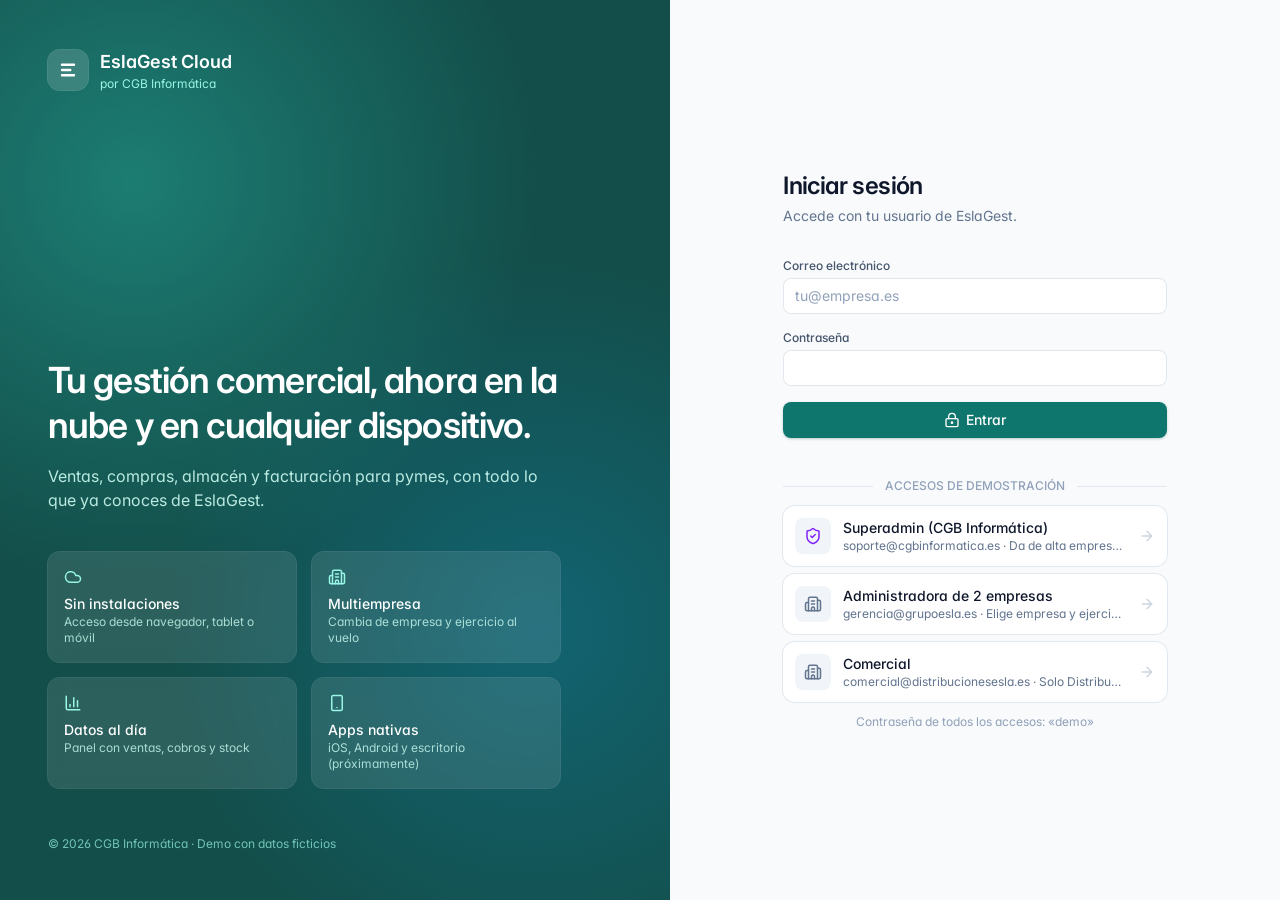
<file: index.html>
<!doctype html>
<html lang="es">
  <head>
    <meta charset="UTF-8" />
    <meta name="viewport" content="width=device-width, initial-scale=1.0" />
    <meta name="theme-color" content="#0f766e" />
    <title>EslaGest Cloud</title>
    <link rel="icon" href="data:image/svg+xml,%3Csvg xmlns='http://www.w3.org/2000/svg' viewBox='0 0 32 32'%3E%3Crect width='32' height='32' rx='8' fill='%230f766e'/%3E%3Cpath d='M9 10h14M9 16h10M9 22h14' stroke='white' stroke-width='3' stroke-linecap='round'/%3E%3C/svg%3E" />
    <link rel="preconnect" href="https://fonts.googleapis.com" />
    <link rel="preconnect" href="https://fonts.gstatic.com" crossorigin />
    <link href="https://fonts.googleapis.com/css2?family=Inter:wght@400;500;600;700&display=swap" rel="stylesheet" />
    <script type="module" crossorigin src="./assets/index-CrfS0akj.js"></script>
    <link rel="stylesheet" crossorigin href="./assets/index-CCZ0dPqi.css">
  </head>
  <body>
    <div id="root"></div>
  </body>
</html>
</file>
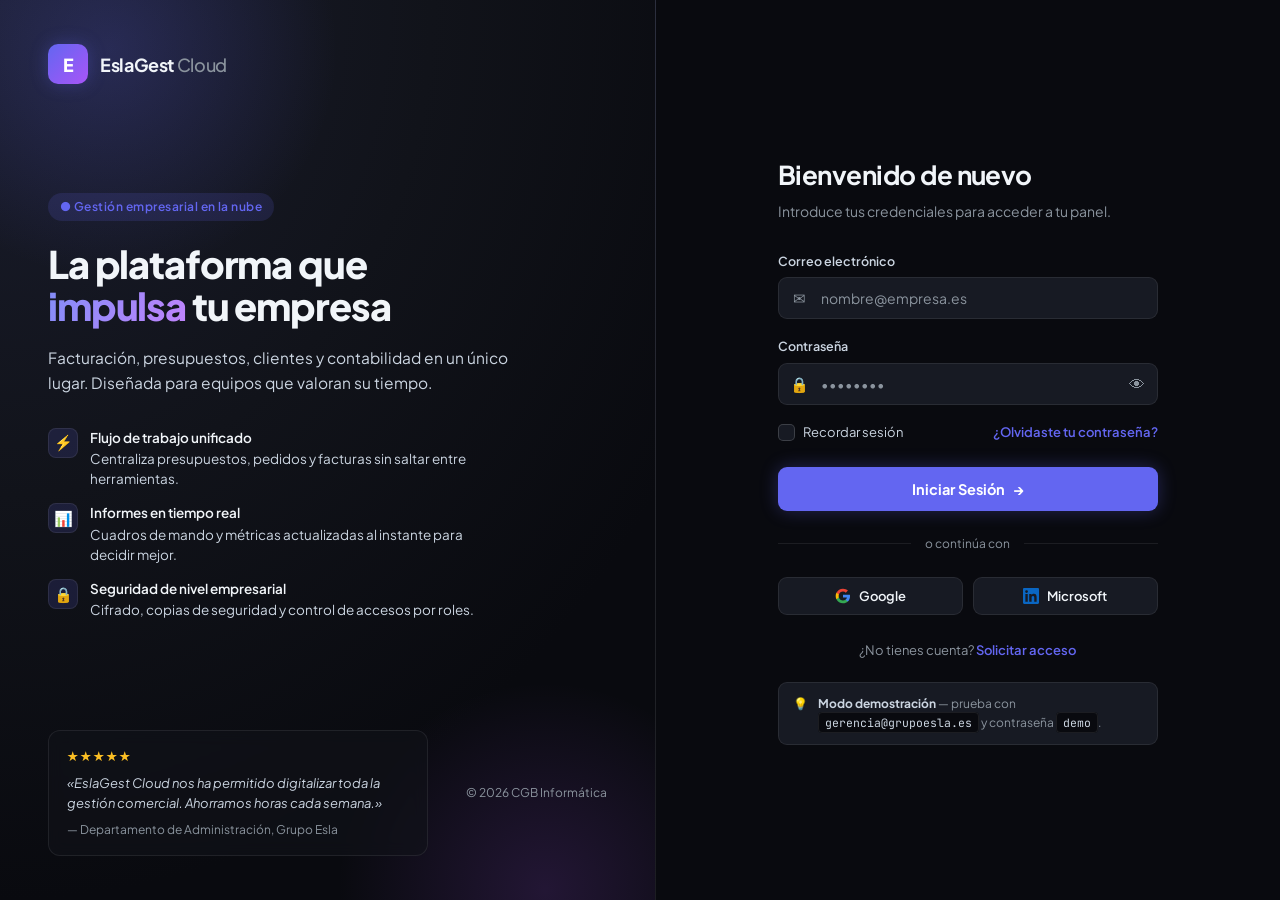
<file: mockups/login.html>
<!DOCTYPE html>
<html lang="es" data-theme="dark">
<head>
<meta charset="UTF-8">
<meta name="viewport" content="width=device-width, initial-scale=1.0, viewport-fit=cover">
<title>Iniciar Sesión · EslaGest Cloud</title>
<link rel="icon" href="data:image/svg+xml,%3Csvg xmlns='http://www.w3.org/2000/svg' viewBox='0 0 32 32'%3E%3Crect width='32' height='32' rx='8' fill='%236366f1'/%3E%3Cpath d='M9 10h14M9 16h10M9 22h14' stroke='white' stroke-width='3' stroke-linecap='round'/%3E%3C/svg%3E" />
<link rel="preconnect" href="https://fonts.googleapis.com">
<link rel="preconnect" href="https://fonts.gstatic.com" crossorigin>
<link href="https://fonts.googleapis.com/css2?family=Plus+Jakarta+Sans:wght@400;500;600;700;800&family=JetBrains+Mono:wght@400;500;600&display=swap" rel="stylesheet">
<style>
  :root {
    --font: 'Plus Jakarta Sans', -apple-system, BlinkMacSystemFont, 'Segoe UI', Roboto, sans-serif;
    --font-mono: 'JetBrains Mono', monospace;

    /* Dark Theme (Default) */
    --bg-base: #090a0f;
    --bg-surface: #11131a;
    --bg-subtle: #171a23;
    --bg-hover: #1e222e;
    --border: rgba(255, 255, 255, 0.08);
    --border-strong: rgba(255, 255, 255, 0.16);
    --text-main: #f1f5f9;
    --text-secondary: #cbd5e1;
    --text-muted: #8b949e;
    --accent: #6366f1;
    --accent-hover: #4f46e5;
    --accent-soft: rgba(99, 102, 241, 0.15);
    --accent-glow: rgba(99, 102, 241, 0.3);
    --success: #10b981;
    --danger: #f43f5e;
  }

  * { box-sizing: border-box; margin: 0; padding: 0; }
  html, body { height: 100%; }
  body {
    background: var(--bg-base);
    color: var(--text-main);
    font-family: var(--font);
    font-size: 14px;
    line-height: 1.5;
    -webkit-font-smoothing: antialiased;
    overflow: hidden;
  }
  button, input, select, textarea {
    font-family: inherit;
    font-size: inherit;
    color: inherit;
    border: none;
    outline: none;
    background: none;
  }
  button { cursor: pointer; }
  a { color: inherit; text-decoration: none; }

  /* ===== LAYOUT ===== */
  .login-shell {
    display: grid;
    grid-template-columns: 1.05fr 1fr;
    height: 100vh;
    width: 100%;
  }

  /* ===== LEFT BRAND PANEL ===== */
  .brand-panel {
    position: relative;
    background: radial-gradient(120% 100% at 0% 0%, #1a1d2e 0%, var(--bg-surface) 55%, var(--bg-base) 100%);
    border-right: 1px solid var(--border);
    display: flex;
    flex-direction: column;
    justify-content: space-between;
    padding: 44px 48px;
    overflow: hidden;
  }
  /* decorative glows */
  .brand-panel::before {
    content: "";
    position: absolute;
    top: -180px; left: -120px;
    width: 460px; height: 460px;
    background: radial-gradient(circle, rgba(99,102,241,0.22), transparent 70%);
    pointer-events: none;
  }
  .brand-panel::after {
    content: "";
    position: absolute;
    bottom: -200px; right: -100px;
    width: 420px; height: 420px;
    background: radial-gradient(circle, rgba(168,85,247,0.16), transparent 70%);
    pointer-events: none;
  }

  .brand-top { display: flex; align-items: center; gap: 12px; position: relative; z-index: 1; }
  .brand-logo {
    width: 40px; height: 40px;
    background: linear-gradient(135deg, #6366f1, #a855f7);
    border-radius: 10px;
    display: grid; place-items: center;
    color: #fff; font-weight: 800; font-size: 18px;
    box-shadow: 0 0 18px var(--accent-glow);
  }
  .brand-name { font-weight: 700; font-size: 18px; letter-spacing: -0.02em; }
  .brand-name .cloud { color: var(--text-muted); font-weight: 500; }

  .brand-hero { position: relative; z-index: 1; max-width: 460px; }
  .brand-hero .eyebrow {
    display: inline-flex; align-items: center; gap: 8px;
    font-size: 12px; font-weight: 600; letter-spacing: 0.04em;
    color: var(--accent);
    background: var(--accent-soft);
    padding: 5px 12px; border-radius: 999px;
    margin-bottom: 22px;
  }
  .brand-hero h1 {
    font-size: 38px; font-weight: 800; letter-spacing: -0.03em;
    line-height: 1.12; margin-bottom: 18px;
  }
  .brand-hero h1 .grad {
    background: linear-gradient(120deg, #818cf8, #c084fc);
    -webkit-background-clip: text; background-clip: text; color: transparent;
  }
  .brand-hero p { color: var(--text-secondary); font-size: 15.5px; line-height: 1.6; }

  .features { display: flex; flex-direction: column; gap: 14px; margin-top: 32px; }
  .feature {
    display: flex; align-items: flex-start; gap: 12px;
    color: var(--text-secondary); font-size: 13.5px;
  }
  .feature .ico {
    flex-shrink: 0; width: 30px; height: 30px;
    background: var(--accent-soft); color: var(--accent);
    border: 1px solid var(--border);
    border-radius: 8px; display: grid; place-items: center; font-size: 15px;
  }
  .feature b { color: var(--text-main); font-weight: 600; display: block; margin-bottom: 1px; }

  .brand-footer { position: relative; z-index: 1; display: flex; align-items: center; justify-content: space-between; }
  .quote-card {
    max-width: 380px;
    background: rgba(17,19,26,0.6);
    border: 1px solid var(--border);
    border-radius: 12px;
    padding: 16px 18px;
    backdrop-filter: blur(8px);
  }
  .quote-card .stars { color: #fbbf24; font-size: 13px; letter-spacing: 2px; margin-bottom: 8px; }
  .quote-card p { font-size: 13px; color: var(--text-secondary); font-style: italic; line-height: 1.5; }
  .quote-card .who { font-size: 12px; color: var(--text-muted); margin-top: 8px; }
  .brand-footer .copy { font-size: 12px; color: var(--text-muted); }

  /* ===== RIGHT FORM PANEL ===== */
  .form-panel {
    display: flex; align-items: center; justify-content: center;
    padding: 32px 24px;
    overflow-y: auto;
  }
  .form-card { width: 100%; max-width: 380px; }

  .form-logo {
    display: none; align-items: center; gap: 10px;
    justify-content: center; margin-bottom: 28px;
  }
  .form-logo .brand-logo { width: 36px; height: 36px; font-size: 16px; border-radius: 9px; }
  .form-logo .brand-name { font-size: 16px; }

  .form-head { margin-bottom: 30px; }
  .form-head h2 { font-size: 26px; font-weight: 700; letter-spacing: -0.02em; margin-bottom: 7px; }
  .form-head p { color: var(--text-muted); font-size: 14px; }

  .form-group { margin-bottom: 18px; }
  .form-group label {
    display: block; font-size: 12.5px; font-weight: 600;
    color: var(--text-secondary); margin-bottom: 7px;
  }
  .input-wrap {
    position: relative;
    background: var(--bg-subtle);
    border: 1px solid var(--border);
    border-radius: 9px;
    display: flex; align-items: center;
    transition: all 0.15s;
  }
  .input-wrap:focus-within {
    border-color: var(--accent);
    box-shadow: 0 0 0 3px var(--accent-soft);
    background: var(--bg-hover);
  }
  .input-wrap .ico {
    flex-shrink: 0; width: 42px; display: grid; place-items: center;
    color: var(--text-muted); font-size: 15px;
  }
  .input-wrap input {
    flex: 1; padding: 11px 12px 11px 0;
    background: transparent; color: var(--text-main);
    font-size: 14px;
  }
  .input-wrap input::placeholder { color: var(--text-muted); }
  .input-wrap .toggle-pw {
    flex-shrink: 0; padding: 0 12px; color: var(--text-muted);
    font-size: 16px; cursor: pointer; transition: color 0.15s;
  }
  .input-wrap .toggle-pw:hover { color: var(--text-main); }

  .form-row {
    display: flex; align-items: center; justify-content: space-between;
    margin: 4px 0 24px;
  }
  .checkbox {
    display: flex; align-items: center; gap: 8px;
    font-size: 13px; color: var(--text-secondary); cursor: pointer;
    user-select: none;
  }
  .checkbox input { display: none; }
  .checkbox .box {
    width: 17px; height: 17px; border-radius: 5px;
    border: 1px solid var(--border-strong);
    background: var(--bg-subtle);
    display: grid; place-items: center;
    transition: all 0.15s; flex-shrink: 0;
  }
  .checkbox .box::after {
    content: ""; width: 9px; height: 5px;
    border-left: 2px solid #fff; border-bottom: 2px solid #fff;
    transform: rotate(-45deg) scale(0); transition: transform 0.15s;
    margin-top: -2px;
  }
  .checkbox input:checked + .box {
    background: var(--accent); border-color: var(--accent);
  }
  .checkbox input:checked + .box::after { transform: rotate(-45deg) scale(1); }
  .checkbox:hover .box { border-color: var(--accent); }

  .link-muted { font-size: 13px; color: var(--accent); font-weight: 600; transition: color 0.15s; }
  .link-muted:hover { color: var(--text-main); }

  .btn-submit {
    width: 100%;
    display: inline-flex; align-items: center; justify-content: center; gap: 8px;
    padding: 12px 16px;
    border-radius: 9px;
    font-weight: 700; font-size: 14.5px;
    background: var(--accent);
    color: #fff;
    border: 1px solid transparent;
    box-shadow: 0 0 18px var(--accent-glow);
    transition: all 0.15s;
  }
  .btn-submit:hover { background: var(--accent-hover); box-shadow: 0 0 24px var(--accent-glow); }
  .btn-submit:active { transform: scale(0.985); }
  .btn-submit .arrow { transition: transform 0.15s; }
  .btn-submit:hover .arrow { transform: translateX(3px); }

  .divider {
    display: flex; align-items: center; gap: 14px;
    margin: 24px 0; color: var(--text-muted); font-size: 12px;
  }
  .divider::before, .divider::after {
    content: ""; flex: 1; height: 1px; background: var(--border);
  }

  .sso-row { display: grid; grid-template-columns: 1fr 1fr; gap: 10px; }
  .btn-sso {
    display: flex; align-items: center; justify-content: center; gap: 8px;
    padding: 10px 12px; border-radius: 9px;
    border: 1px solid var(--border);
    background: var(--bg-subtle);
    color: var(--text-main);
    font-weight: 600; font-size: 13px;
    transition: all 0.15s;
  }
  .btn-sso:hover { background: var(--bg-hover); border-color: var(--border-strong); }
  .btn-sso svg { width: 16px; height: 16px; }

  .form-foot { text-align: center; margin-top: 26px; font-size: 13px; color: var(--text-muted); }
  .form-foot a { color: var(--accent); font-weight: 600; }

  /* demo hint */
  .demo-hint {
    margin-top: 22px; padding: 12px 14px;
    background: var(--bg-subtle); border: 1px solid var(--border);
    border-radius: 9px; font-size: 12px; color: var(--text-muted);
    display: flex; align-items: flex-start; gap: 10px; line-height: 1.55;
  }
  .demo-hint b { color: var(--text-secondary); }
  .demo-hint code {
    font-family: var(--font-mono); font-size: 11.5px;
    background: var(--bg-base); padding: 2px 6px; border-radius: 4px;
    color: var(--text-secondary); border: 1px solid var(--border);
  }

  /* ===== RESPONSIVE ===== */
  @media (max-width: 880px) {
    .login-shell { grid-template-columns: 1fr; }
    .brand-panel { display: none; }
    .form-logo { display: flex; }
    .form-panel { padding: 28px 22px; }
  }
  @media (max-width: 420px) {
    .form-head h2 { font-size: 23px; }
    .sso-row { grid-template-columns: 1fr; }
  }

  /* success message */
  .success-msg {
    display: none; align-items: center; gap: 10px;
    background: rgba(16,185,129,0.12); border: 1px solid rgba(16,185,129,0.3);
    color: var(--success); padding: 11px 14px; border-radius: 9px;
    font-size: 13px; font-weight: 600; margin-bottom: 20px;
  }
  .success-msg.show { display: flex; animation: pop 0.3s ease; }
  @keyframes pop { from { opacity: 0; transform: translateY(-6px); } to { opacity: 1; transform: translateY(0); } }
</style>
</head>
<body>

<div class="login-shell">

  <!-- ===== LEFT BRAND PANEL ===== -->
  <aside class="brand-panel">
    <div class="brand-top">
      <div class="brand-logo">E</div>
      <div class="brand-name">EslaGest <span class="cloud">Cloud</span></div>
    </div>

    <div class="brand-hero">
      <span class="eyebrow">● Gestión empresarial en la nube</span>
      <h1>La plataforma que <span class="grad">impulsa</span> tu empresa</h1>
      <p>Facturación, presupuestos, clientes y contabilidad en un único lugar. Diseñada para equipos que valoran su tiempo.</p>

      <div class="features">
        <div class="feature">
          <div class="ico">⚡</div>
          <div><b>Flujo de trabajo unificado</b>Centraliza presupuestos, pedidos y facturas sin saltar entre herramientas.</div>
        </div>
        <div class="feature">
          <div class="ico">📊</div>
          <div><b>Informes en tiempo real</b>Cuadros de mando y métricas actualizadas al instante para decidir mejor.</div>
        </div>
        <div class="feature">
          <div class="ico">🔒</div>
          <div><b>Seguridad de nivel empresarial</b>Cifrado, copias de seguridad y control de accesos por roles.</div>
        </div>
      </div>
    </div>

    <div class="brand-footer">
      <div class="quote-card">
        <div class="stars">★★★★★</div>
        <p>«EslaGest Cloud nos ha permitido digitalizar toda la gestión comercial. Ahorramos horas cada semana.»</p>
        <div class="who">— Departamento de Administración, Grupo Esla</div>
      </div>
      <div class="copy">© 2026 CGB Informática</div>
    </div>
  </aside>

  <!-- ===== RIGHT FORM PANEL ===== -->
  <main class="form-panel">
    <div class="form-card">
      <div class="form-logo">
        <div class="brand-logo">E</div>
        <div class="brand-name">EslaGest <span class="cloud">Cloud</span></div>
      </div>

      <div class="form-head">
        <h2>Bienvenido de nuevo</h2>
        <p>Introduce tus credenciales para acceder a tu panel.</p>
      </div>

      <div class="success-msg" id="successMsg">
        <span>✓</span> ¡Acceso correcto! Redirigiendo a tu panel…
      </div>

      <form id="loginForm" novalidate>
        <div class="form-group">
          <label for="email">Correo electrónico</label>
          <div class="input-wrap">
            <span class="ico">✉</span>
            <input type="email" id="email" name="email" placeholder="nombre@empresa.es" autocomplete="email" required>
          </div>
        </div>

        <div class="form-group">
          <label for="password">Contraseña</label>
          <div class="input-wrap">
            <span class="ico">🔒</span>
            <input type="password" id="password" name="password" placeholder="••••••••" autocomplete="current-password" required>
            <span class="toggle-pw" id="togglePw" title="Mostrar/ocultar contraseña">👁</span>
          </div>
        </div>

        <div class="form-row">
          <label class="checkbox">
            <input type="checkbox" id="remember" name="remember">
            <span class="box"></span>
            Recordar sesión
          </label>
          <a href="#" class="link-muted" id="forgotLink">¿Olvidaste tu contraseña?</a>
        </div>

        <button type="submit" class="btn-submit">
          Iniciar Sesión <span class="arrow">→</span>
        </button>
      </form>

      <div class="divider">o continúa con</div>

      <div class="sso-row">
        <button class="btn-sso" type="button">
          <svg viewBox="0 0 24 24"><path fill="#4285F4" d="M22.56 12.25c0-.78-.07-1.53-.2-2.25H12v4.26h5.92c-.26 1.37-1.04 2.53-2.21 3.31v2.77h3.57c2.08-1.92 3.28-4.74 3.28-8.09z"/><path fill="#34A853" d="M12 23c2.97 0 5.46-.98 7.28-2.66l-3.57-2.77c-.98.66-2.23 1.06-3.71 1.06-2.86 0-5.29-1.93-6.16-4.53H2.18v2.84C3.99 20.53 7.7 23 12 23z"/><path fill="#FBBC05" d="M5.84 14.09c-.22-.66-.35-1.36-.35-2.09s.13-1.43.35-2.09V7.07H2.18C1.43 8.55 1 10.22 1 12s.43 3.45 1.18 4.93l2.85-2.22.81-.62z"/><path fill="#EA4335" d="M12 5.38c1.62 0 3.06.56 4.21 1.64l3.15-3.15C17.45 2.09 14.97 1 12 1 7.7 1 3.99 3.47 2.18 7.07l3.66 2.84c.87-2.6 3.3-4.53 6.16-4.53z"/></svg>
          Google
        </button>
        <button class="btn-sso" type="button">
          <svg viewBox="0 0 24 24" fill="#0a66c2"><path d="M20.45 20.45h-3.56v-5.57c0-1.33-.02-3.04-1.85-3.04-1.85 0-2.13 1.45-2.13 2.94v5.67H9.35V9h3.41v1.56h.05c.48-.9 1.64-1.85 3.37-1.85 3.6 0 4.27 2.37 4.27 5.46v6.28zM5.34 7.43a2.06 2.06 0 1 1 0-4.13 2.06 2.06 0 0 1 0 4.13zM7.12 20.45H3.56V9h3.56v11.45zM22.22 0H1.77C.79 0 0 .77 0 1.73v20.54C0 23.22.79 24 1.77 24h20.45c.98 0 1.78-.78 1.78-1.73V1.73C24 .77 23.2 0 22.22 0z"/></svg>
          Microsoft
        </button>
      </div>

      <p class="form-foot">¿No tienes cuenta? <a href="#">Solicitar acceso</a></p>

      <div class="demo-hint">
        <span>💡</span>
        <div>
          <b>Modo demostración</b> — prueba con <code>gerencia@grupoesla.es</code> y contraseña <code>demo</code>.
        </div>
      </div>
    </div>
  </main>

</div>

<script>
  // Toggle password visibility
  const togglePw = document.getElementById('togglePw');
  const pwInput = document.getElementById('password');
  togglePw.addEventListener('click', () => {
    const isPw = pwInput.type === 'password';
    pwInput.type = isPw ? 'text' : 'password';
    togglePw.textContent = isPw ? '🙈' : '👁';
  });

  // Demo login handling
  const form = document.getElementById('loginForm');
  const successMsg = document.getElementById('successMsg');
  const demoUsers = ['gerencia@grupoesla.es', 'comercial@distribucionesesla.es', 'soporte@cgbinformatica.es'];
  form.addEventListener('submit', (e) => {
    e.preventDefault();
    const email = document.getElementById('email').value.trim();
    const password = pwInput.value;
    if (!email || !password) return;
    successMsg.classList.add('show');
    successMsg.querySelector('span').textContent = '✓';
    successMsg.lastChild.textContent = demoUsers.includes(email) || password === 'demo'
      ? ' ¡Acceso correcto! Redirigiendo a tu panel…'
      : ' Credenciales de demo aceptadas. Redirigiendo…';
    setTimeout(() => { successMsg.classList.remove('show'); }, 3500);
  });

  // Forgot password hint
  document.getElementById('forgotLink').addEventListener('click', (e) => {
    e.preventDefault();
    alert('En la versión de producción, aquí se enviaría un correo de restablecimiento a tu dirección.');
  });
</script>

</body>
</html>
</file>
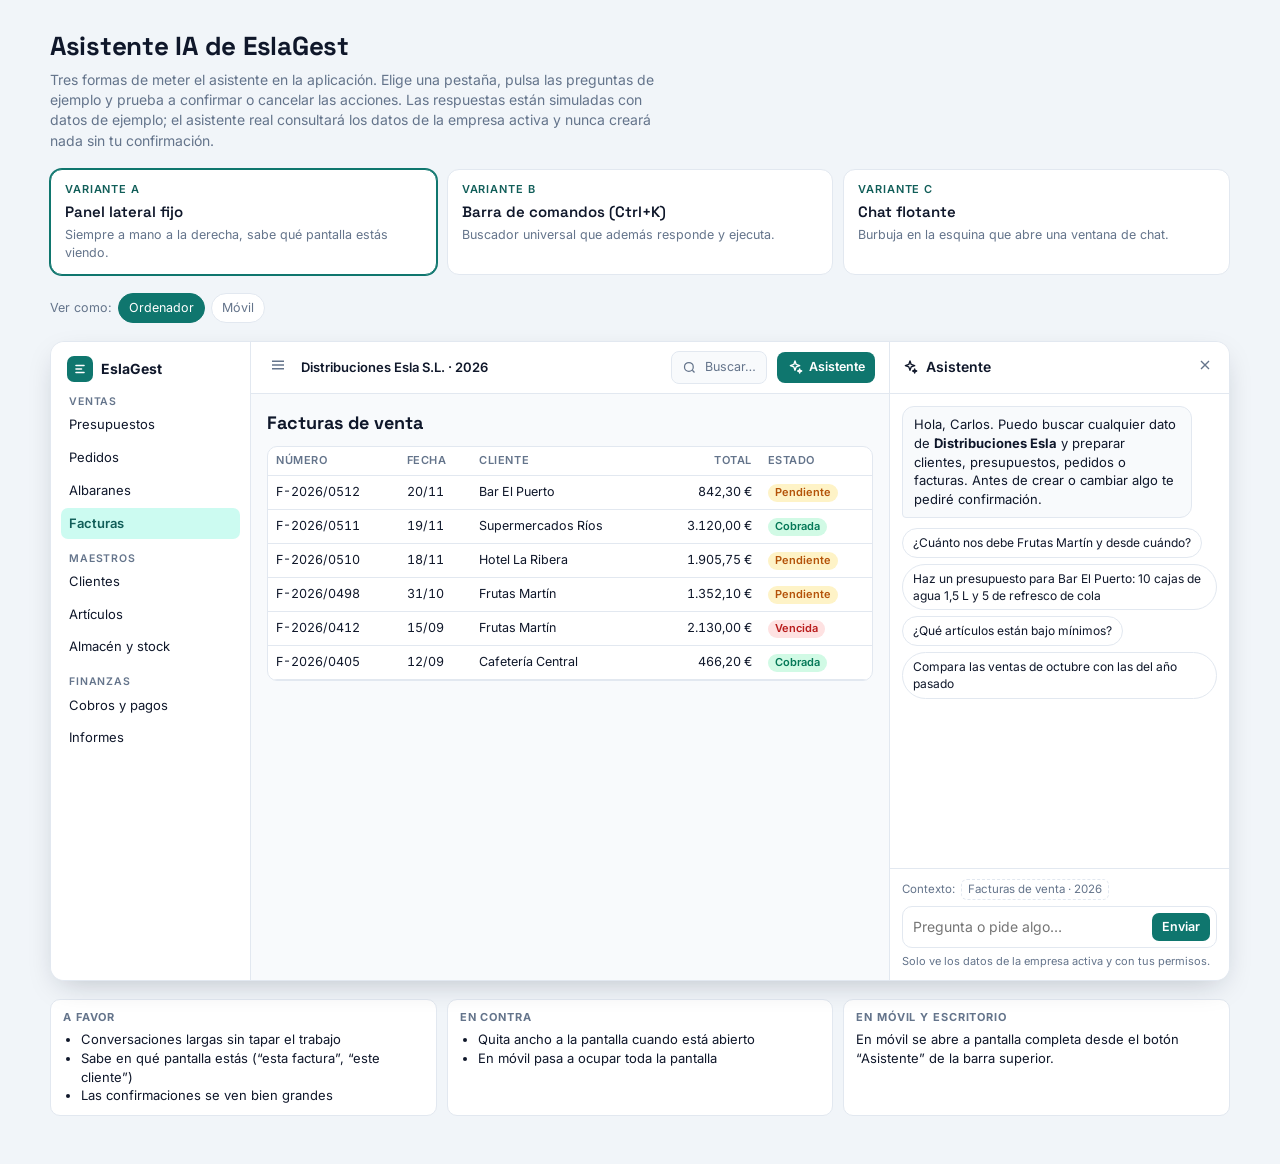
<file: prototipos/asistente.html>
<!doctype html><html lang="es"><head><meta charset="utf-8"><meta name="viewport" content="width=device-width,initial-scale=1,viewport-fit=cover">
<title>Asistente EslaGest</title>
<meta name="claude:viewport-fit-sides" content="cover">
<link rel="stylesheet" href="https://fonts.googleapis.com/css2?family=Inter:wght@400;500;600;700&family=Space+Grotesk:wght@500;600&display=swap">
<style>
/* Layout: selector de variante arriba, debajo una ventana de EslaGest simulada donde vive el asistente. */
:root{
  --bg:#f1f5f9; --surface:#ffffff; --surface-2:#f8fafc; --line:#e2e8f0; --fg:#0f172a; --muted:#64748b;
  --brand:#0f766e; --brand-soft:#ccfbf1; --brand-fg:#ffffff; --brand-ink:#115e59;
  --warn:#b45309; --warn-soft:#fef3c7; --ok:#047857; --ok-soft:#d1fae5; --bad:#b91c1c; --bad-soft:#fee2e2;
  --shadow:0 10px 30px -10px rgba(15,23,42,.25);
  --f-body:'Inter',ui-sans-serif,system-ui,-apple-system,'Segoe UI',sans-serif;
  --f-disp:'Space Grotesk','Inter',ui-sans-serif,system-ui,sans-serif;
}
@media (prefers-color-scheme:dark){:root:not([data-theme="light"]){
  --bg:#020617; --surface:#0f172a; --surface-2:#111c33; --line:#1e293b; --fg:#e2e8f0; --muted:#94a3b8;
  --brand:#14b8a6; --brand-soft:#134e4a; --brand-fg:#042f2e; --brand-ink:#5eead4;
  --warn:#fbbf24; --warn-soft:#422006; --ok:#34d399; --ok-soft:#052e1f; --bad:#f87171; --bad-soft:#450a0a;
  --shadow:0 10px 30px -10px rgba(0,0,0,.7); color-scheme:dark}}
:root[data-theme="dark"]{
  --bg:#020617; --surface:#0f172a; --surface-2:#111c33; --line:#1e293b; --fg:#e2e8f0; --muted:#94a3b8;
  --brand:#14b8a6; --brand-soft:#134e4a; --brand-fg:#042f2e; --brand-ink:#5eead4;
  --warn:#fbbf24; --warn-soft:#422006; --ok:#34d399; --ok-soft:#052e1f; --bad:#f87171; --bad-soft:#450a0a;
  --shadow:0 10px 30px -10px rgba(0,0,0,.7); color-scheme:dark}
*{box-sizing:border-box}
[hidden]{display:none!important}
body{background:var(--bg);color:var(--fg);font-family:var(--f-body);font-size:14px;line-height:1.45;
  padding-left:max(16px,env(safe-area-inset-left,0px));padding-right:max(16px,env(safe-area-inset-right,0px));padding-block:20px 40px}
.wrap{max-width:1180px;margin:0 auto;display:flex;flex-direction:column;gap:18px}
h1{font-family:var(--f-disp);font-size:26px;letter-spacing:-.01em;margin:0;text-wrap:balance}
.intro{color:var(--muted);max-width:68ch;margin:4px 0 0}
.tabs{display:grid;grid-template-columns:repeat(3,minmax(0,1fr));gap:10px}
.tab{all:unset;cursor:pointer;background:var(--surface);border:1px solid var(--line);border-radius:12px;padding:12px 14px;display:flex;flex-direction:column;gap:3px}
.tab:focus-visible{outline:2px solid var(--brand);outline-offset:2px}
.tab b{font-family:var(--f-disp);font-size:15px;font-weight:600}
.tab span{color:var(--muted);font-size:12.5px}
.tab .k{font-size:11px;letter-spacing:.08em;text-transform:uppercase;color:var(--brand-ink);font-weight:600}
.tab[aria-selected="true"]{border-color:var(--brand);box-shadow:0 0 0 1px var(--brand)}
.notes{display:grid;grid-template-columns:repeat(3,minmax(0,1fr));gap:10px;font-size:13px}
.notes div{background:var(--surface);border:1px solid var(--line);border-radius:10px;padding:10px 12px;min-width:0}
.notes h3{margin:0 0 4px;font-size:11px;letter-spacing:.08em;text-transform:uppercase;color:var(--muted)}
.notes ul{margin:0;padding-left:18px}
.viewtoggle{display:flex;gap:6px;align-items:center;flex-wrap:wrap;color:var(--muted);font-size:12.5px}
.seg{all:unset;cursor:pointer;padding:5px 10px;border:1px solid var(--line);border-radius:999px;background:var(--surface)}
.seg[aria-pressed="true"]{background:var(--brand);color:var(--brand-fg);border-color:var(--brand)}

/* ---------- ventana simulada de EslaGest ---------- */
.stage{display:flex;justify-content:center}
.app{position:relative;width:100%;height:640px;background:var(--surface-2);border:1px solid var(--line);border-radius:14px;overflow:hidden;display:flex;box-shadow:var(--shadow)}
.app.movil{max-width:390px;height:740px;border-radius:28px;border-width:6px}
.side{width:200px;flex:none;background:var(--surface);border-right:1px solid var(--line);padding:14px 10px;display:flex;flex-direction:column;gap:12px}
.logo{display:flex;gap:8px;align-items:center;padding:0 6px}
.logo i{width:26px;height:26px;border-radius:7px;background:var(--brand);display:grid;place-items:center}
.logo i svg{width:16px;height:16px;color:var(--brand-fg)}
.logo b{font-size:14px}
.grp{font-size:10.5px;letter-spacing:.08em;text-transform:uppercase;color:var(--muted);padding:0 8px;font-weight:600}
.nav{display:flex;flex-direction:column;gap:2px}
.nav a{padding:6px 8px;border-radius:7px;color:var(--fg);text-decoration:none;font-size:13px}
.nav a.on{background:var(--brand-soft);color:var(--brand-ink);font-weight:600}
.main{flex:1;min-width:0;display:flex;flex-direction:column}
.top{height:52px;flex:none;border-bottom:1px solid var(--line);background:var(--surface);display:flex;align-items:center;gap:10px;padding:0 14px}
.top .emp{font-weight:600;font-size:13px}
.top .sp{flex:1}
.searchbox{display:flex;align-items:center;gap:8px;border:1px solid var(--line);border-radius:8px;padding:6px 10px;color:var(--muted);font-size:12.5px;background:var(--surface-2);cursor:pointer;min-width:0}
.searchbox kbd{font-family:inherit;font-size:11px;border:1px solid var(--line);border-radius:4px;padding:0 4px}
.aibtn{all:unset;cursor:pointer;display:flex;align-items:center;gap:6px;background:var(--brand);color:var(--brand-fg);border-radius:8px;padding:6px 10px;font-weight:600;font-size:12.5px}
.aibtn:focus-visible{outline:2px solid var(--fg)}
.content{flex:1;overflow:auto;padding:16px;min-width:0}
.content h2{font-family:var(--f-disp);font-size:18px;margin:0 0 10px}
table{width:100%;border-collapse:collapse;font-size:12.5px;font-variant-numeric:tabular-nums}
th{font-size:11px;text-transform:uppercase;letter-spacing:.05em;color:var(--muted);text-align:left;font-weight:600;padding:6px 8px;border-bottom:1px solid var(--line)}
td{padding:7px 8px;border-bottom:1px solid var(--line)}
td.n,th.n{text-align:right}
.card{background:var(--surface);border:1px solid var(--line);border-radius:10px;overflow:auto}
.pill{display:inline-block;font-size:11px;padding:1px 7px;border-radius:999px;font-weight:600}
.p-warn{background:var(--warn-soft);color:var(--warn)} .p-ok{background:var(--ok-soft);color:var(--ok)} .p-bad{background:var(--bad-soft);color:var(--bad)}
.hamb{display:none}

/* ---------- piezas del asistente (comunes) ---------- */
.chat{display:flex;flex-direction:column;gap:10px}
.msg{max-width:92%;padding:8px 11px;border-radius:12px;font-size:13px;min-width:0}
.msg.u{align-self:flex-end;background:var(--brand);color:var(--brand-fg);border-bottom-right-radius:4px}
.msg.a{align-self:flex-start;background:var(--surface-2);border:1px solid var(--line);border-bottom-left-radius:4px}
.msg p{margin:0 0 6px} .msg p:last-child{margin:0}
.msg table{font-size:12px;margin:4px 0}
.msg td,.msg th{padding:4px 6px}
.tool{align-self:flex-start;display:flex;align-items:center;gap:6px;font-size:11.5px;color:var(--muted)}
.tool .dot{width:6px;height:6px;border-radius:50%;background:var(--brand);animation:pulse 1s infinite}
.tool.done .dot{animation:none;background:var(--ok)}
@keyframes pulse{50%{opacity:.25}}
@media (prefers-reduced-motion:reduce){.tool .dot{animation:none}}
.lnk{color:var(--brand-ink);font-weight:600;text-decoration:underline;text-underline-offset:2px;cursor:pointer}
.action{align-self:stretch;border:1px solid var(--warn);background:var(--surface);border-radius:12px;overflow:hidden}
.action header{background:var(--warn-soft);color:var(--warn);font-size:11px;font-weight:700;letter-spacing:.06em;text-transform:uppercase;padding:6px 11px}
.action .body{padding:9px 11px;display:flex;flex-direction:column;gap:6px;font-size:12.5px}
.action dl{display:grid;grid-template-columns:auto 1fr;gap:2px 10px;margin:0}
.action dt{color:var(--muted)} .action dd{margin:0;min-width:0}
.action .btns{display:flex;gap:8px;padding:0 11px 10px;flex-wrap:wrap}
.btn{all:unset;cursor:pointer;padding:6px 12px;border-radius:8px;font-weight:600;font-size:12.5px;border:1px solid var(--line);background:var(--surface)}
.btn.pri{background:var(--brand);color:var(--brand-fg);border-color:var(--brand)}
.btn:focus-visible{outline:2px solid var(--brand);outline-offset:1px}
.btn[disabled]{opacity:.45;cursor:default}
.action.ok{border-color:var(--ok)} .action.ok header{background:var(--ok-soft);color:var(--ok)}
.action.no{border-color:var(--line);opacity:.7} .action.no header{background:var(--surface-2);color:var(--muted)}
.sugs{display:flex;flex-wrap:wrap;gap:6px}
.sug{all:unset;cursor:pointer;font-size:12px;border:1px solid var(--line);background:var(--surface);border-radius:999px;padding:5px 10px}
.sug:hover{border-color:var(--brand)}
.sug:focus-visible{outline:2px solid var(--brand)}
.composer{display:flex;gap:6px;border:1px solid var(--line);border-radius:10px;padding:6px;background:var(--surface)}
.composer input{flex:1;min-width:0;border:0;background:transparent;color:var(--fg);font:inherit;outline:none;padding:4px}
.composer button{all:unset;cursor:pointer;background:var(--brand);color:var(--brand-fg);border-radius:7px;padding:4px 10px;font-weight:600;font-size:12.5px}
.ctx{font-size:11.5px;color:var(--muted);display:flex;gap:6px;align-items:center;flex-wrap:wrap}
.ctx span{border:1px dashed var(--line);border-radius:6px;padding:1px 6px}
.hint{font-size:11px;color:var(--muted)}

/* ---------- A: panel lateral ---------- */
.panelA{width:340px;flex:none;border-left:1px solid var(--line);background:var(--surface);display:flex;flex-direction:column}
.panelA header{height:52px;display:flex;align-items:center;gap:8px;padding:0 12px;border-bottom:1px solid var(--line);font-weight:600}
.panelA header .sp{flex:1}
.panelA .scroll{flex:1;overflow:auto;padding:12px;display:flex;flex-direction:column;gap:10px}
.panelA .foot{padding:10px 12px;border-top:1px solid var(--line);display:flex;flex-direction:column;gap:6px}
.x{all:unset;cursor:pointer;color:var(--muted);padding:4px;border-radius:6px}
.x:focus-visible{outline:2px solid var(--brand)}

/* ---------- B: barra de comandos ---------- */
.overlay{position:absolute;inset:0;background:rgba(2,6,23,.45);display:flex;justify-content:center;align-items:flex-start;padding:56px 16px 16px;z-index:5}
.palette{width:min(640px,100%);max-height:100%;background:var(--surface);border:1px solid var(--line);border-radius:14px;box-shadow:var(--shadow);display:flex;flex-direction:column;overflow:hidden}
.palette .q{display:flex;align-items:center;gap:8px;padding:12px 14px;border-bottom:1px solid var(--line)}
.palette .q input{flex:1;min-width:0;border:0;background:transparent;color:var(--fg);font:inherit;font-size:15px;outline:none}
.palette .res{overflow:auto;padding:8px;display:flex;flex-direction:column;gap:4px}
.palette .sec{font-size:10.5px;letter-spacing:.08em;text-transform:uppercase;color:var(--muted);padding:6px 8px 2px;font-weight:600}
.row{all:unset;cursor:pointer;display:flex;gap:10px;align-items:center;padding:7px 8px;border-radius:8px;font-size:13px}
.row small{color:var(--muted);margin-left:auto;white-space:nowrap}
.row:hover,.row.sel{background:var(--brand-soft)}
.row .ic{width:22px;height:22px;border-radius:6px;display:grid;place-items:center;background:var(--surface-2);border:1px solid var(--line);flex:none;font-size:11px;font-weight:700;color:var(--brand-ink)}
.row.ai .ic{background:var(--brand);color:var(--brand-fg);border-color:var(--brand)}
.palette .ans{padding:6px 10px 12px;border-top:1px solid var(--line)}

/* ---------- C: burbuja flotante ---------- */
.fab{all:unset;cursor:pointer;position:absolute;right:18px;bottom:18px;width:52px;height:52px;border-radius:50%;background:var(--brand);color:var(--brand-fg);display:grid;place-items:center;box-shadow:var(--shadow);z-index:4}
.fab:focus-visible{outline:3px solid var(--fg)}
.win{position:absolute;right:18px;bottom:82px;width:360px;height:470px;max-height:calc(100% - 100px);background:var(--surface);border:1px solid var(--line);border-radius:16px;box-shadow:var(--shadow);display:flex;flex-direction:column;z-index:4;overflow:hidden}
.win header{display:flex;align-items:center;gap:8px;padding:10px 12px;border-bottom:1px solid var(--line);font-weight:600}
.win header .sp{flex:1}
.win .scroll{flex:1;overflow:auto;padding:12px;display:flex;flex-direction:column;gap:10px}
.win .foot{padding:10px 12px;border-top:1px solid var(--line);display:flex;flex-direction:column;gap:6px}

/* ---------- vista móvil ---------- */
.app.movil .side{display:none}
.app.movil .hamb{display:inline-grid}
.app.movil .searchbox .t,.app.movil .emp{display:none}
.app.movil .panelA{position:absolute;inset:0;width:auto;z-index:6;border-left:0}
.app.movil .win{inset:0;width:auto;height:auto;max-height:none;border-radius:0;border:0}
.app.movil .overlay{padding:0}
.app.movil .palette{border-radius:0;height:100%;max-height:none;width:100%}
.app.movil .content table .opt{display:none}

@media (max-width:820px){
  .tabs,.notes{grid-template-columns:1fr}
  .side{display:none}
  .panelA{position:absolute;inset:0;width:auto;z-index:6}
  .searchbox .t{display:none}
}
</style>

<div class="wrap">
  <div>
    <h1>Asistente IA de EslaGest</h1>
    <p class="intro">Tres formas de meter el asistente en la aplicación. Elige una pestaña, pulsa las preguntas de ejemplo y prueba a confirmar o cancelar las acciones. Las respuestas están simuladas con datos de ejemplo; el asistente real consultará los datos de la empresa activa y nunca creará nada sin tu confirmación.</p>
  </div>

  <div class="tabs" role="tablist" aria-label="Variantes">
    <button class="tab" role="tab" id="t-a" aria-selected="true" data-v="a"><span class="k">Variante A</span><b>Panel lateral fijo</b><span>Siempre a mano a la derecha, sabe qué pantalla estás viendo.</span></button>
    <button class="tab" role="tab" id="t-b" aria-selected="false" data-v="b"><span class="k">Variante B</span><b>Barra de comandos (Ctrl+K)</b><span>Buscador universal que además responde y ejecuta.</span></button>
    <button class="tab" role="tab" id="t-c" aria-selected="false" data-v="c"><span class="k">Variante C</span><b>Chat flotante</b><span>Burbuja en la esquina que abre una ventana de chat.</span></button>
  </div>

  <div class="viewtoggle"><span>Ver como:</span>
    <button class="seg" id="v-pc" aria-pressed="true">Ordenador</button>
    <button class="seg" id="v-mv" aria-pressed="false">Móvil</button>
    <span style="margin-left:auto" id="vhint"></span>
  </div>

  <div class="stage"><div class="app" id="app"></div></div>

  <div class="notes" id="notes"></div>
</div>

<script>
const $=(s,r=document)=>r.querySelector(s);
const ICON={
  logo:'<svg viewBox="0 0 32 32"><path d="M8 9h16M8 16h11M8 23h16" stroke="currentColor" stroke-width="3.2" stroke-linecap="round" fill="none"/></svg>',
  spark:'<svg width="16" height="16" viewBox="0 0 24 24" fill="none" stroke="currentColor" stroke-width="2" stroke-linecap="round" stroke-linejoin="round"><path d="M12 3l1.8 5.2L19 10l-5.2 1.8L12 17l-1.8-5.2L5 10l5.2-1.8z"/><path d="M19 15l.8 2.2L22 18l-2.2.8L19 21l-.8-2.2L16 18l2.2-.8z"/></svg>',
  search:'<svg width="15" height="15" viewBox="0 0 24 24" fill="none" stroke="currentColor" stroke-width="2"><circle cx="11" cy="11" r="7"/><path d="M20 20l-3.5-3.5"/></svg>',
  x:'<svg width="16" height="16" viewBox="0 0 24 24" fill="none" stroke="currentColor" stroke-width="2"><path d="M6 6l12 12M18 6L6 18"/></svg>',
  menu:'<svg width="18" height="18" viewBox="0 0 24 24" fill="none" stroke="currentColor" stroke-width="2"><path d="M4 7h16M4 12h16M4 17h16"/></svg>'
};

/* ----------------------- Guiones de ejemplo ----------------------- */
const GUIONES={
  deuda:{
    q:'¿Cuánto nos debe Frutas Martín y desde cuándo?',
    tools:['Buscando el cliente “Frutas Martín”','Consultando sus facturas pendientes de cobro'],
    a:`<p><b>Frutas Martín S.L.</b> (C00012) tiene <b>3.482,10 €</b> pendientes en 2 facturas:</p>
      <table><tr><th>Factura</th><th>Vence</th><th class="n">Pendiente</th></tr>
      <tr><td><span class="lnk">F-2026/0412</span></td><td>15/10/2026 <span class="pill p-bad">vencida</span></td><td class="n">2.130,00 €</td></tr>
      <tr><td><span class="lnk">F-2026/0498</span></td><td>30/11/2026</td><td class="n">1.352,10 €</td></tr></table>
      <p>La más antigua lleva 38 días vencida. ¿Quieres que registre un cobro o que te prepare el recibo?</p>`
  },
  presupuesto:{
    q:'Haz un presupuesto para Bar El Puerto: 10 cajas de agua 1,5 L y 5 de refresco de cola',
    tools:['Buscando el cliente “Bar El Puerto”','Buscando artículos “agua 1,5 L” y “refresco cola”','Calculando precios, descuento del cliente e IVA'],
    a:`<p>Lo tengo preparado. Revísalo y confírmalo para crearlo:</p>`,
    accion:{titulo:'Crear presupuesto de venta',datos:[['Cliente','Bar El Puerto (C00031) · dto. 5 %'],['Fecha','22/11/2026'],['Líneas','10 × Agua mineral 1,5 L caja 6 · 3,20 €<br>5 × Refresco cola caja 24 · 14,80 €'],['Total','118,56 € (IVA 10 % incl.)']],
      hecho:'Presupuesto <span class="lnk">P-2026/0143</span> creado para Bar El Puerto por 118,56 €. ¿Lo convierto en pedido o te lo envío por email?'}
  },
  stock:{
    q:'¿Qué artículos están bajo mínimos?',
    tools:['Calculando el stock de todos los almacenes','Comparando con el stock mínimo de cada artículo'],
    a:`<p>Hay <b>3 artículos</b> por debajo del mínimo:</p>
      <table><tr><th>Artículo</th><th class="n">Stock</th><th class="n">Mín.</th></tr>
      <tr><td>Aceite oliva 5 L</td><td class="n">4</td><td class="n">12</td></tr>
      <tr><td>Harina trigo 25 kg</td><td class="n">2</td><td class="n">10</td></tr>
      <tr><td>Azúcar 1 kg (caja 10)</td><td class="n">6</td><td class="n">15</td></tr></table>`,
    accion:{titulo:'Crear 2 pedidos a proveedor',datos:[['Aceites del Sur','8 × Aceite oliva 5 L'],['Harinas Castilla','8 × Harina trigo 25 kg<br>9 × Azúcar 1 kg (caja 10)'],['Importe','612,40 € + IVA']],
      hecho:'Creados los pedidos <span class="lnk">PP-2026/0057</span> y <span class="lnk">PP-2026/0058</span>. Te aviso cuando entren los albaranes.'}
  },
  ventas:{
    q:'Compara las ventas de octubre con las del año pasado',
    tools:['Sumando facturas de venta de octubre de 2026 y 2025'],
    a:`<p>Octubre 2026: <b>48.210 €</b> frente a 41.905 € en octubre 2025 (<b>+15,0 %</b>).</p><p>El mayor crecimiento viene de <b>Hostelería</b> (+22 %). Bajan las ventas a <b>Supermercados Ríos</b> (−9 %).</p>`
  }
};
const ORDEN=['deuda','presupuesto','stock','ventas'];

/* ----------------------- Motor de conversación ----------------------- */
let timers=[];
function limpiar(){timers.forEach(clearTimeout);timers=[]}
function after(ms,fn){timers.push(setTimeout(fn,ms))}
const reduce=matchMedia('(prefers-reduced-motion: reduce)').matches;

function reproducir(key,cont,onDone){
  const g=GUIONES[key]; if(!g) return;
  const sc=()=>{const s=cont.closest('.scroll,.res,.ans')||cont; s.scrollTop=s.scrollHeight};
  cont.insertAdjacentHTML('beforeend',`<div class="msg u">${g.q}</div>`); sc();
  let t=reduce?50:350;
  g.tools.forEach((txt)=>{
    after(t,()=>{const el=document.createElement('div');el.className='tool';el.innerHTML=`<span class="dot"></span>${txt}…`;cont.appendChild(el);sc();
      after(reduce?50:550,()=>{el.classList.add('done');el.innerHTML=`<span class="dot"></span>${txt}`})});
    t+=reduce?60:650;
  });
  after(t+200,()=>{
    cont.insertAdjacentHTML('beforeend',`<div class="msg a">${g.a}</div>`);
    if(g.accion) cont.appendChild(tarjetaAccion(g.accion,sc));
    sc(); onDone&&onDone();
  });
}
function tarjetaAccion(a,sc){
  const el=document.createElement('div');el.className='action';
  el.innerHTML=`<header>Pendiente de tu confirmación</header><div class="body"><b>${a.titulo}</b><dl>${a.datos.map(([k,v])=>`<dt>${k}</dt><dd>${v}</dd>`).join('')}</dl></div>
    <div class="btns"><button class="btn pri">Confirmar y crear</button><button class="btn">Modificar</button><button class="btn">Cancelar</button></div>`;
  const [ok,mod,no]=el.querySelectorAll('button');
  ok.onclick=()=>{el.classList.add('ok');el.querySelector('header').textContent='Hecho';el.querySelector('.btns').remove();
    el.insertAdjacentHTML('afterend',`<div class="msg a"><p>${a.hecho}</p></div>`);sc()};
  no.onclick=()=>{el.classList.add('no');el.querySelector('header').textContent='Cancelado: no se ha creado nada';el.querySelector('.btns').remove();sc()};
  mod.onclick=()=>{el.insertAdjacentHTML('afterend',`<div class="msg a"><p>Dime qué cambio: por ejemplo “pon 12 cajas de agua” o “aplica un 8 % de descuento”.</p></div>`);sc()};
  return el;
}
function sugerencias(cont,usar){
  const box=document.createElement('div');box.className='sugs';
  ORDEN.forEach(k=>{const b=document.createElement('button');b.className='sug';b.textContent=GUIONES[k].q;b.onclick=()=>usar(k);box.appendChild(b)});
  cont.appendChild(box);return box;
}
function composer(onSend,ph){
  const f=document.createElement('form');f.className='composer';
  f.innerHTML=`<input id="cmp-${Math.random().toString(36).slice(2,7)}" placeholder="${ph}" aria-label="Escribe al asistente"><button type="submit">Enviar</button>`;
  f.onsubmit=e=>{e.preventDefault();const v=f.querySelector('input').value.trim();if(!v)return;f.querySelector('input').value='';onSend(v)};
  return f;
}
function libre(txt,cont,sc){
  // Busca el guion más parecido; si no hay, respuesta genérica.
  const t=txt.toLowerCase();
  const k=/deb|cobr|pendient/.test(t)?'deuda':/presupuest|oferta/.test(t)?'presupuesto':/stock|m[ií]nim|repon/.test(t)?'stock':/vent|factur|compar/.test(t)?'ventas':null;
  if(k){const g={...GUIONES[k],q:txt};GUIONES._tmp=g;reproducir('_tmp',cont)}
  else{cont.insertAdjacentHTML('beforeend',`<div class="msg u">${txt.replace(/</g,'&lt;')}</div><div class="msg a"><p>En el prototipo solo hay respuestas de ejemplo. Prueba con clientes que deben dinero, un presupuesto, el stock o las ventas.</p></div>`);sc&&sc()}
}

/* ----------------------- Pantalla base de EslaGest ----------------------- */
function base(extraTop=''){
  return `<aside class="side"><div class="logo"><i>${ICON.logo}</i><b>EslaGest</b></div>
    <div><div class="grp">Ventas</div><nav class="nav"><a>Presupuestos</a><a>Pedidos</a><a>Albaranes</a><a class="on">Facturas</a></nav></div>
    <div><div class="grp">Maestros</div><nav class="nav"><a>Clientes</a><a>Artículos</a><a>Almacén y stock</a></nav></div>
    <div><div class="grp">Finanzas</div><nav class="nav"><a>Cobros y pagos</a><a>Informes</a></nav></div></aside>
  <div class="main"><div class="top"><button class="x hamb" aria-label="Menú">${ICON.menu}</button><span class="emp">Distribuciones Esla S.L. · 2026</span><span class="sp"></span>${extraTop}</div>
    <div class="content"><h2>Facturas de venta</h2><div class="card"><table>
      <tr><th>Número</th><th>Fecha</th><th>Cliente</th><th class="n">Total</th><th class="opt">Estado</th></tr>
      <tr><td>F-2026/0512</td><td>20/11</td><td>Bar El Puerto</td><td class="n">842,30 €</td><td class="opt"><span class="pill p-warn">Pendiente</span></td></tr>
      <tr><td>F-2026/0511</td><td>19/11</td><td>Supermercados Ríos</td><td class="n">3.120,00 €</td><td class="opt"><span class="pill p-ok">Cobrada</span></td></tr>
      <tr><td>F-2026/0510</td><td>18/11</td><td>Hotel La Ribera</td><td class="n">1.905,75 €</td><td class="opt"><span class="pill p-warn">Pendiente</span></td></tr>
      <tr><td>F-2026/0498</td><td>31/10</td><td>Frutas Martín</td><td class="n">1.352,10 €</td><td class="opt"><span class="pill p-warn">Pendiente</span></td></tr>
      <tr><td>F-2026/0412</td><td>15/09</td><td>Frutas Martín</td><td class="n">2.130,00 €</td><td class="opt"><span class="pill p-bad">Vencida</span></td></tr>
      <tr><td>F-2026/0405</td><td>12/09</td><td>Cafetería Central</td><td class="n">466,20 €</td><td class="opt"><span class="pill p-ok">Cobrada</span></td></tr>
    </table></div></div></div>`;
}

/* ----------------------- Variantes ----------------------- */
const NOTAS={
  a:{pro:['Conversaciones largas sin tapar el trabajo','Sabe en qué pantalla estás (“esta factura”, “este cliente”)','Las confirmaciones se ven bien grandes'],
     contra:['Quita ancho a la pantalla cuando está abierto','En móvil pasa a ocupar toda la pantalla'],
     movil:'En móvil se abre a pantalla completa desde el botón “Asistente” de la barra superior.'},
  b:{pro:['Un solo sitio para buscar y para pedir cosas','Muy rápido con teclado (Ctrl+K)','Sustituye al buscador actual sin añadir botones'],
     contra:['Pensado para peticiones cortas; para conversar es menos cómodo','Menos descubrible para quien no usa atajos'],
     movil:'En móvil se abre desde la lupa como buscador a pantalla completa.'},
  c:{pro:['No ocupa espacio hasta que lo abres','Familiar: parece un chat de soporte','Se puede mover a cualquier pantalla sin cambiar el diseño'],
     contra:['La ventana es pequeña para tablas y confirmaciones','Puede tapar botones de la esquina (Guardar, totales)'],
     movil:'En móvil la burbuja abre el chat a pantalla completa.'}
};
let variante='a',movil=false;

function render(){
  limpiar();
  const app=$('#app');app.className='app'+(movil?' movil':'');
  const n=NOTAS[variante];
  $('#notes').innerHTML=`<div><h3>A favor</h3><ul>${n.pro.map(x=>`<li>${x}</li>`).join('')}</ul></div><div><h3>En contra</h3><ul>${n.contra.map(x=>`<li>${x}</li>`).join('')}</ul></div><div><h3>En móvil y escritorio</h3>${n.movil}</div>`;
  $('#vhint').textContent=variante==='b'?'Pulsa Ctrl+K o la caja de búsqueda':'';
  if(variante==='a') varA(app); else if(variante==='b') varB(app); else varC(app);
}

function panelChat(scroll,foot,ctxTxt){
  const chat=document.createElement('div');chat.className='chat';scroll.appendChild(chat);
  chat.insertAdjacentHTML('beforeend',`<div class="msg a"><p>Hola, Carlos. Puedo buscar cualquier dato de <b>Distribuciones Esla</b> y preparar clientes, presupuestos, pedidos o facturas. Antes de crear o cambiar algo te pediré confirmación.</p></div>`);
  const sc=()=>{scroll.scrollTop=scroll.scrollHeight};
  let sugs;
  function usar(k){sugs.remove();reproducir(k,chat,()=>{sugs=sugerencias(chat,usar);sc()})}
  sugs=sugerencias(chat,usar);
  if(ctxTxt) foot.insertAdjacentHTML('beforeend',`<div class="ctx">Contexto: <span>${ctxTxt}</span></div>`);
  foot.appendChild(composer(v=>{sugs.remove();libre(v,chat,sc)},'Pregunta o pide algo…'));
  foot.insertAdjacentHTML('beforeend',`<div class="hint">Solo ve los datos de la empresa activa y con tus permisos.</div>`);
}

function varA(app){
  app.innerHTML=base(`<div class="searchbox">${ICON.search}<span class="t">Buscar…</span></div><button class="aibtn" id="openA">${ICON.spark}Asistente</button>`);
  const p=document.createElement('section');p.className='panelA';p.setAttribute('aria-label','Asistente');
  p.innerHTML=`<header>${ICON.spark}<span>Asistente</span><span class="sp"></span><button class="x" aria-label="Cerrar">${ICON.x}</button></header><div class="scroll"></div><div class="foot"></div>`;
  app.appendChild(p);
  panelChat(p.querySelector('.scroll'),p.querySelector('.foot'),'Facturas de venta · 2026');
  p.querySelector('.x').onclick=()=>{p.hidden=true};
  $('#openA').onclick=()=>{p.hidden=!p.hidden};
}

function varB(app){
  app.innerHTML=base(`<div class="searchbox" id="openB" role="button" tabindex="0">${ICON.search}<span class="t">Busca o pide algo…</span><kbd>Ctrl K</kbd></div>`);
  const ov=document.createElement('div');ov.className='overlay';
  ov.innerHTML=`<div class="palette" role="dialog" aria-label="Buscar o preguntar"><div class="q">${ICON.search}<input id="pal-q" placeholder="Busca clientes, facturas, artículos… o pregunta lo que quieras" value="frutas martín"><button class="x" aria-label="Cerrar">${ICON.x}</button></div><div class="res"></div></div>`;
  app.appendChild(ov);
  const res=ov.querySelector('.res'),inp=ov.querySelector('input');
  const DATOS=[['C','Frutas Martín S.L.','Cliente · C00012'],['F','F-2026/0498 · Frutas Martín','Factura · 1.352,10 €'],['F','F-2026/0412 · Frutas Martín','Factura · vencida'],['P','P-2026/0131 · Frutas Martín','Presupuesto'],['A','Fruta de temporada (caja)','Artículo · 18,50 €'],['C','Bar El Puerto','Cliente · C00031'],['C','Hotel La Ribera','Cliente · C00044'],['A','Aceite oliva 5 L','Artículo · stock 4']];
  function listar(){
    const q=inp.value.trim().toLowerCase();
    const hits=q?DATOS.filter(d=>d[1].toLowerCase().includes(q)||d[2].toLowerCase().includes(q)).slice(0,5):[];
    res.innerHTML='';
    res.insertAdjacentHTML('beforeend',`<div class="sec">Preguntar al asistente</div>`);
    const ai=document.createElement('button');ai.className='row ai sel';ai.innerHTML=`<span class="ic">${ICON.spark}</span><span>${q?`“${inp.value.trim()}”`:'Escribe una pregunta o una orden'}</span><small>Intro</small>`;
    ai.onclick=()=>preguntar(inp.value.trim()||GUIONES.deuda.q);res.appendChild(ai);
    if(hits.length){res.insertAdjacentHTML('beforeend',`<div class="sec">Resultados</div>`);hits.forEach(h=>{const r=document.createElement('button');r.className='row';r.innerHTML=`<span class="ic">${h[0]}</span><span>${h[1]}</span><small>${h[2]}</small>`;res.appendChild(r)})}
    res.insertAdjacentHTML('beforeend',`<div class="sec">Prueba a pedir</div>`);
    ORDEN.forEach(k=>{const r=document.createElement('button');r.className='row';r.innerHTML=`<span class="ic">${ICON.spark}</span><span>${GUIONES[k].q}</span>`;r.onclick=()=>usar(k);res.appendChild(r)});
  }
  function zonaRespuesta(){res.innerHTML='';const ans=document.createElement('div');ans.className='chat';res.appendChild(ans);
    const back=document.createElement('button');back.className='btn';back.textContent='Nueva búsqueda';back.style.alignSelf='flex-start';back.onclick=()=>{limpiar();inp.value='';listar();inp.focus()};return {ans,back}}
  function usar(k){limpiar();inp.value=GUIONES[k].q;const {ans,back}=zonaRespuesta();reproducir(k,ans,()=>ans.appendChild(back))}
  function preguntar(t){limpiar();const {ans,back}=zonaRespuesta();libre(t,ans);after(reduce?400:2600,()=>ans.appendChild(back))}
  inp.oninput=listar;
  inp.onkeydown=e=>{if(e.key==='Enter'){e.preventDefault();preguntar(inp.value.trim()||GUIONES.deuda.q)}if(e.key==='Escape')ov.hidden=true};
  ov.querySelector('.x').onclick=()=>{ov.hidden=true};
  ov.onclick=e=>{if(e.target===ov)ov.hidden=true};
  const abrir=()=>{ov.hidden=false;listar();inp.focus()};
  $('#openB').onclick=abrir;$('#openB').onkeydown=e=>{if(e.key==='Enter')abrir()};
  listar();
}

function varC(app){
  app.innerHTML=base(`<div class="searchbox">${ICON.search}<span class="t">Buscar…</span></div>`);
  const w=document.createElement('section');w.className='win';w.setAttribute('aria-label','Asistente');
  w.innerHTML=`<header>${ICON.spark}<span>Asistente EslaGest</span><span class="sp"></span><button class="x" aria-label="Minimizar">${ICON.x}</button></header><div class="scroll"></div><div class="foot"></div>`;
  const fab=document.createElement('button');fab.className='fab';fab.setAttribute('aria-label','Abrir asistente');fab.innerHTML=ICON.spark.replace('16','22').replace('16','22');
  app.appendChild(w);app.appendChild(fab);
  panelChat(w.querySelector('.scroll'),w.querySelector('.foot'),'');
  w.querySelector('.x').onclick=()=>{w.hidden=true;fab.hidden=false};
  fab.onclick=()=>{w.hidden=!w.hidden;fab.hidden=movil&&!w.hidden};
  if(movil) w.hidden=true;
}

/* ----------------------- Controles ----------------------- */
document.querySelectorAll('.tab').forEach(t=>t.onclick=()=>{
  document.querySelectorAll('.tab').forEach(x=>x.setAttribute('aria-selected',x===t));variante=t.dataset.v;
  try{localStorage.setItem('asis-var',variante)}catch(e){}render()});
$('#v-pc').onclick=()=>{movil=false;$('#v-pc').setAttribute('aria-pressed','true');$('#v-mv').setAttribute('aria-pressed','false');render()};
$('#v-mv').onclick=()=>{movil=true;$('#v-mv').setAttribute('aria-pressed','true');$('#v-pc').setAttribute('aria-pressed','false');render()};
addEventListener('keydown',e=>{if((e.ctrlKey||e.metaKey)&&e.key.toLowerCase()==='k'&&variante==='b'){e.preventDefault();const o=$('.overlay');if(o){o.hidden=false;$('#pal-q').focus()}}});
try{const v=localStorage.getItem('asis-var');if(v&&NOTAS[v]){variante=v;document.querySelectorAll('.tab').forEach(x=>x.setAttribute('aria-selected',x.dataset.v===v))}}catch(e){}
render();
</script>
</file>
